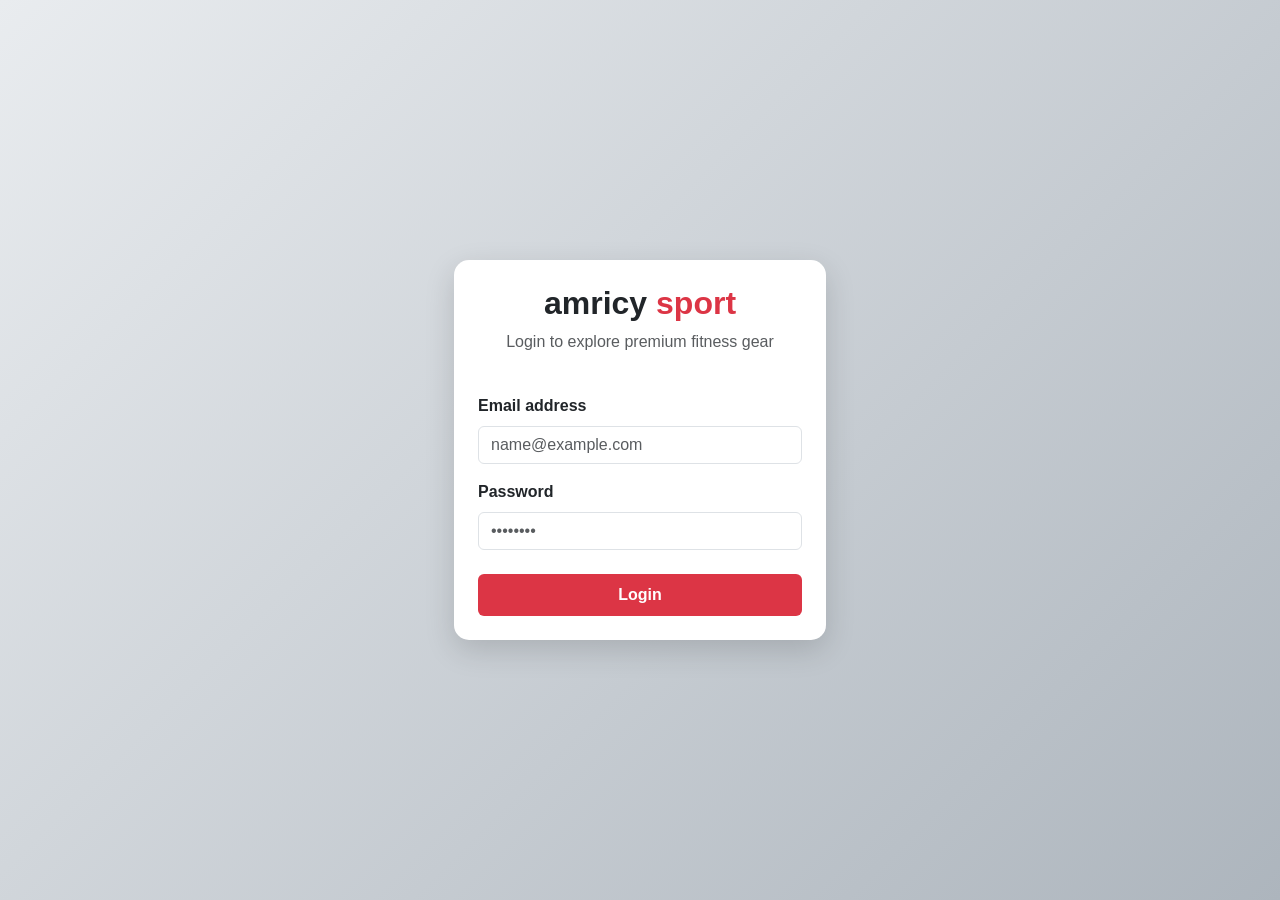
<file: index.html>
<!DOCTYPE html>
<html lang="en">
<head>
    <meta charset="UTF-8">
    <meta name="viewport" content="width=device-width, initial-scale=1.0">
    <title>amricy sport - Login</title>
    <link href="https://cdn.jsdelivr.net/npm/bootstrap@5.3.3/dist/css/bootstrap.min.css" rel="stylesheet">
    <link rel="stylesheet" href="one.css">
    
</head>
<body>

    <div class="container vh-100 d-flex align-items-center justify-content-center">
        <div class="col-md-4">
            <div class="card login-card p-4 bg-white">
                <div class="text-center mb-4">
                    <h2 class="fw-bold text-dark">amricy <span class="text-danger">sport</span></h2>
                    <p class="text-muted">Login to explore premium fitness gear</p>
                </div>
                <form id="loginForm">
                    <div class="mb-3">
                        <label class="form-label fw-semibold">Email address</label>
                        <input type="email" class="form-control" placeholder="name@example.com" required>
                    </div>
                    <div class="mb-4">
                        <label class="form-label fw-semibold">Password</label>
                        <input type="password" class="form-control" placeholder="••••••••" required>
                    </div>
                    <button type="submit" class="btn btn-brand w-100 py-2 fw-bold">Login</button>
                </form>
            </div>
        </div>
    </div>
<script src="one.js"></script>
</body>
</html>
</file>
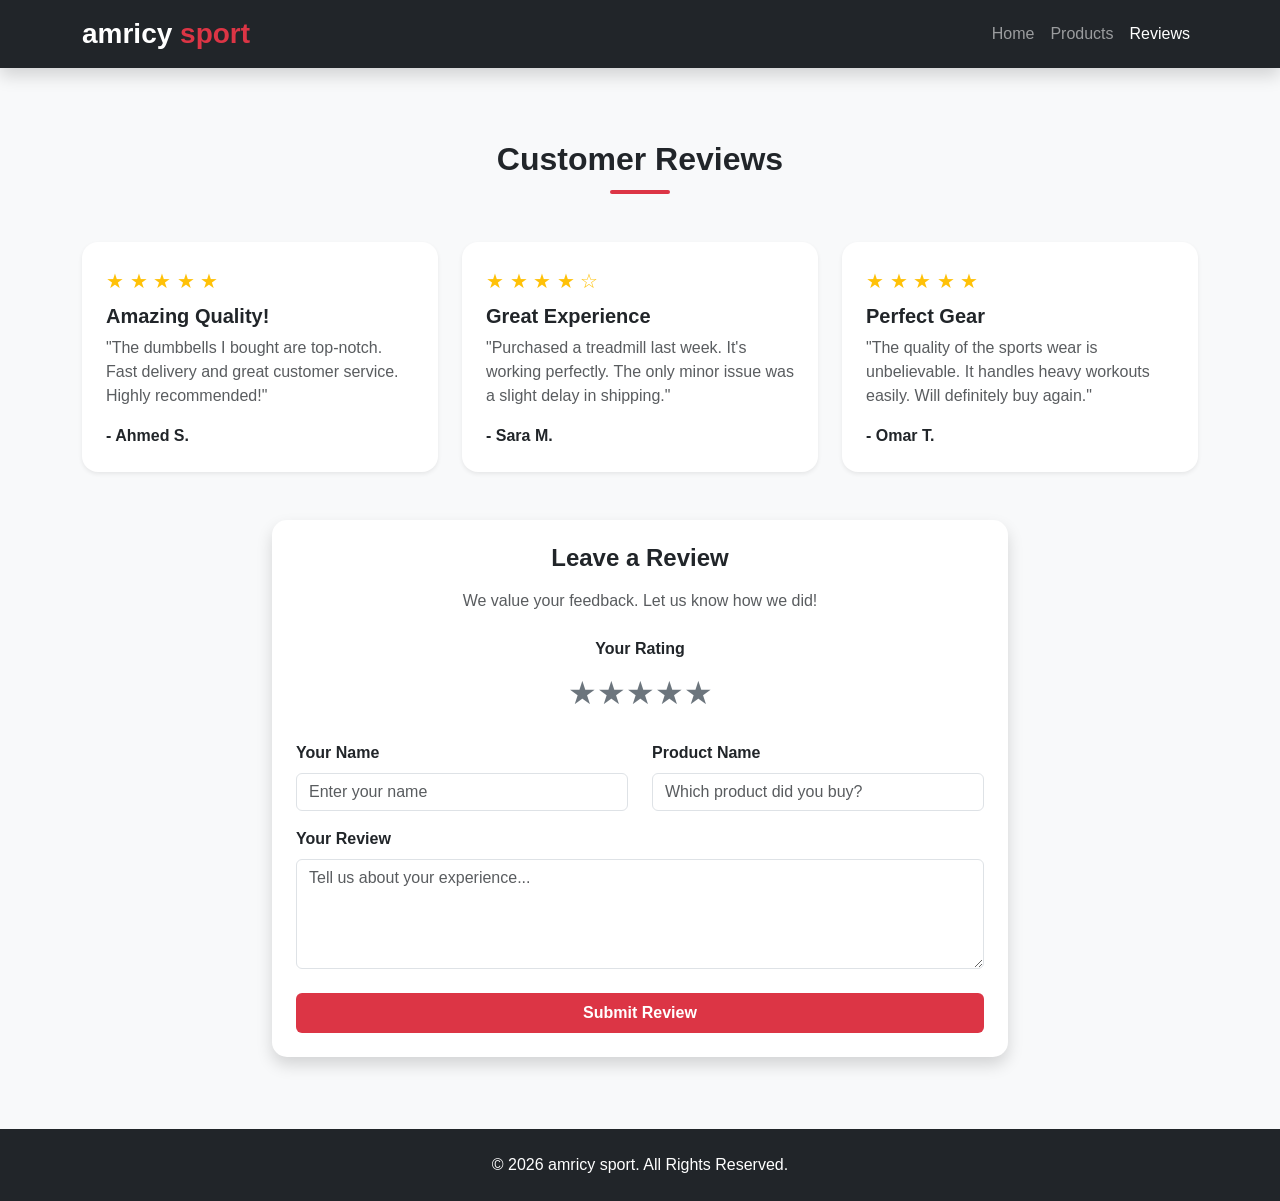
<file: five.html>
<!DOCTYPE html>
<html lang="en">
<head>
    <meta charset="UTF-8">
    <meta name="viewport" content="width=device-width, initial-scale=1.0">
    <title>amricy sport - Reviews</title>
    <link href="https://cdn.jsdelivr.net/npm/bootstrap@5.3.3/dist/css/bootstrap.min.css" rel="stylesheet">
<link rel="stylesheet" href="five.css">
</head>
<body>

    <nav class="navbar navbar-expand-lg navbar-dark bg-dark sticky-top shadow">
        <div class="container">
            <a class="navbar-brand fw-bold fs-3 text-white" href="index.html">amricy <span>sport</span></a>
            <button class="navbar-toggler" type="button" data-bs-toggle="collapse" data-bs-target="#mainNav">
                <span class="navbar-toggler-icon"></span>
            </button>
            <div class="collapse navbar-collapse" id="mainNav">
                <ul class="navbar-nav ms-auto mb-2 mb-lg-0">
                    <li class="nav-item"><a class="nav-link" href="three.html">Home</a></li>
                    <li class="nav-item"><a class="nav-link" href="three.html">Products</a></li>
                    <li class="nav-item"><a class="nav-link active" href="reviews.html">Reviews</a></li>
                </ul>
            </div>
        </div>
    </nav>

    <section id="reviewsSection" class="py-5">
        <div class="container py-4">
            <h2 class="text-center fw-bold mb-5 section-title">Customer Reviews</h2>
            
            <div class="row g-4 mb-5">
                <div class="col-md-4">
                    <div class="card h-100 shadow-sm border-0 p-4 custom-card bg-white">
                        <div class="text-warning mb-2 fs-5">
                            &#9733; &#9733; &#9733; &#9733; &#9733;
                        </div>
                        <h5 class="fw-bold mb-2">Amazing Quality!</h5>
                        <p class="card-text text-muted">"The dumbbells I bought are top-notch. Fast delivery and great customer service. Highly recommended!"</p>
                        <div class="mt-auto fw-semibold text-dark">- Ahmed S.</div>
                    </div>
                </div>
                <div class="col-md-4">
                    <div class="card h-100 shadow-sm border-0 p-4 custom-card bg-white">
                        <div class="text-warning mb-2 fs-5">
                            &#9733; &#9733; &#9733; &#9733; &#9734;
                        </div>
                        <h5 class="fw-bold mb-2">Great Experience</h5>
                        <p class="card-text text-muted">"Purchased a treadmill last week. It's working perfectly. The only minor issue was a slight delay in shipping."</p>
                        <div class="mt-auto fw-semibold text-dark">- Sara M.</div>
                    </div>
                </div>
                <div class="col-md-4">
                    <div class="card h-100 shadow-sm border-0 p-4 custom-card bg-white">
                        <div class="text-warning mb-2 fs-5">
                            &#9733; &#9733; &#9733; &#9733; &#9733;
                        </div>
                        <h5 class="fw-bold mb-2">Perfect Gear</h5>
                        <p class="card-text text-muted">"The quality of the sports wear is unbelievable. It handles heavy workouts easily. Will definitely buy again."</p>
                        <div class="mt-auto fw-semibold text-dark">- Omar T.</div>
                    </div>
                </div>
            </div>

            <div class="row justify-content-center mt-5">
                <div class="col-md-8">
                    <div class="card support-card border-0 p-4 bg-white shadow">
                        <h4 class="text-center fw-bold mb-3">Leave a Review</h4>
                        <p class="text-center text-muted mb-4">We value your feedback. Let us know how we did!</p>
                        
                        <form id="reviewForm">
                            <div class="mb-4 text-center">
                                <label class="form-label fw-semibold d-block mb-2">Your Rating</label>
                                <div class="star-rating fs-2 text-secondary">
                                    <span data-value="5">&#9733;</span>
                                    <span data-value="4">&#9733;</span>
                                    <span data-value="3">&#9733;</span>
                                    <span data-value="2">&#9733;</span>
                                    <span data-value="1">&#9733;</span>
                                </div>
                                <input type="hidden" id="ratingValue" required>
                                <div class="invalid-feedback d-block d-none" id="ratingError">Please select a rating.</div>
                            </div>
                            
                            <div class="row">
                                <div class="col-md-6 mb-3">
                                    <label class="form-label fw-semibold">Your Name</label>
                                    <input type="text" class="form-control" placeholder="Enter your name" required>
                                </div>
                                <div class="col-md-6 mb-3">
                                    <label class="form-label fw-semibold">Product Name</label>
                                    <input type="text" class="form-control" placeholder="Which product did you buy?" required>
                                </div>
                            </div>
                            
                            <div class="mb-4">
                                <label class="form-label fw-semibold">Your Review</label>
                                <textarea class="form-control" rows="4" placeholder="Tell us about your experience..." required></textarea>
                            </div>
                            
                            <button type="submit" class="btn btn-brand w-100 py-2 fw-bold">Submit Review</button>
                        </form>
                    </div>
                </div>
            </div>
        </div>
    </section>

    <footer class="bg-dark text-white text-center py-4 mt-auto">
        <p class="m-0">&copy; 2026 amricy sport. All Rights Reserved.</p>
    </footer>

    <script src="https://cdn.jsdelivr.net/npm/bootstrap@5.3.3/dist/js/bootstrap.bundle.min.js"></script>
    <script src="five.js"></script>
</body>
</html>
</file>
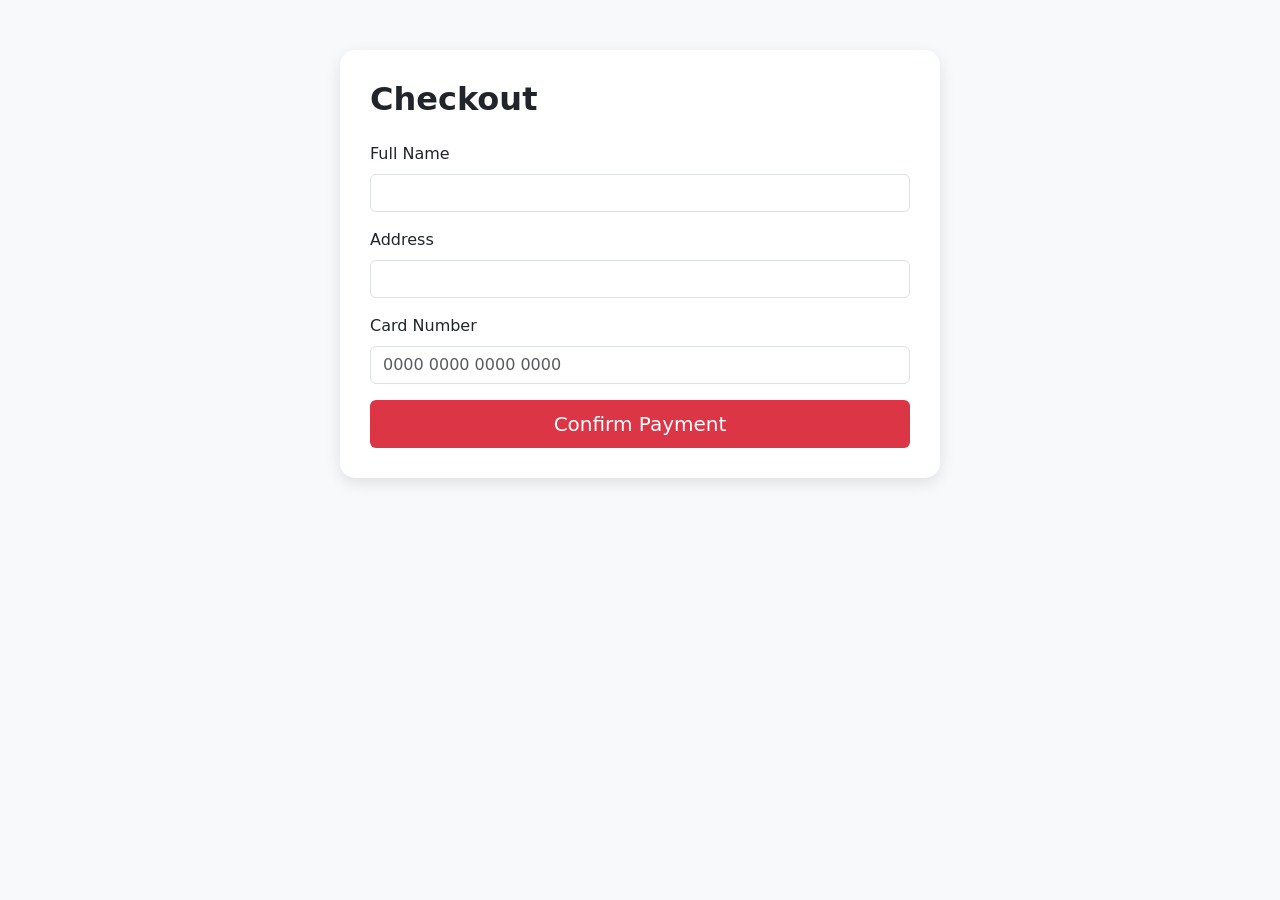
<file: four.html>
<!DOCTYPE html>
<html lang="en">
<head>
    <meta charset="UTF-8">
    <meta name="viewport" content="width=device-width, initial-scale=1.0">
    <title>Checkout - Amricy Sport</title>
    <link href="https://cdn.jsdelivr.net/npm/bootstrap@5.3.3/dist/css/bootstrap.min.css" rel="stylesheet">
    <link rel="stylesheet" href="four.css">
</head>
<body>

<div class="container">
    <div class="checkout-container">
        <h2 class="fw-bold mb-4">Checkout</h2>
        <form id="paymentForm">
            <div class="mb-3">
                <label class="form-label">Full Name</label>
                <input type="text" class="form-control" required>
            </div>
            <div class="mb-3">
                <label class="form-label">Address</label>
                <input type="text" class="form-control" required>
            </div>
            <div class="mb-3">
                <label class="form-label">Card Number</label>
                <input type="text" class="form-control" placeholder="0000 0000 0000 0000" required>
            </div>
            <button type="submit" class="btn btn-pay w-100 py-2 fs-5">Confirm Payment</button>
        </form>
    </div>
</div>

<script src="https://cdn.jsdelivr.net/npm/bootstrap@5.3.3/dist/js/bootstrap.bundle.min.js"></script>
<script src="four.js"></script>
</body>
</html>
</file>
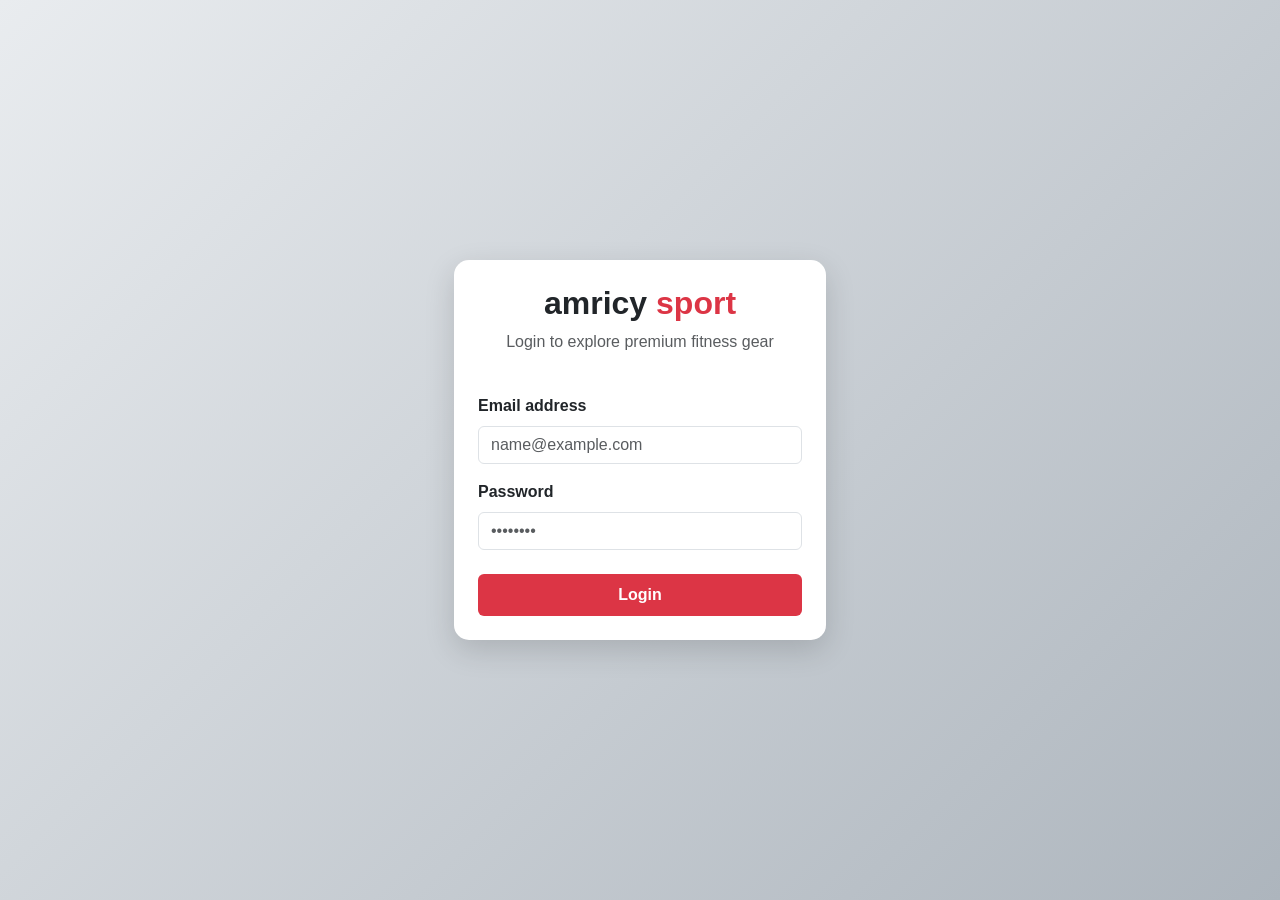
<file: one.html>
<!DOCTYPE html>
<html lang="en">
<head>
    <meta charset="UTF-8">
    <meta name="viewport" content="width=device-width, initial-scale=1.0">
    <title>amricy sport - Login</title>
    <link href="https://cdn.jsdelivr.net/npm/bootstrap@5.3.3/dist/css/bootstrap.min.css" rel="stylesheet">
    <link rel="stylesheet" href="one.css">
    
</head>
<body>

    <div class="container vh-100 d-flex align-items-center justify-content-center">
        <div class="col-md-4">
            <div class="card login-card p-4 bg-white">
                <div class="text-center mb-4">
                    <h2 class="fw-bold text-dark">amricy <span class="text-danger">sport</span></h2>
                    <p class="text-muted">Login to explore premium fitness gear</p>
                </div>
                <form id="loginForm">
                    <div class="mb-3">
                        <label class="form-label fw-semibold">Email address</label>
                        <input type="email" class="form-control" placeholder="name@example.com" required>
                    </div>
                    <div class="mb-4">
                        <label class="form-label fw-semibold">Password</label>
                        <input type="password" class="form-control" placeholder="••••••••" required>
                    </div>
                    <button type="submit" class="btn btn-brand w-100 py-2 fw-bold">Login</button>
                </form>
            </div>
        </div>
    </div>
<script src="one.js"></script>
</body>
</html>
</file>
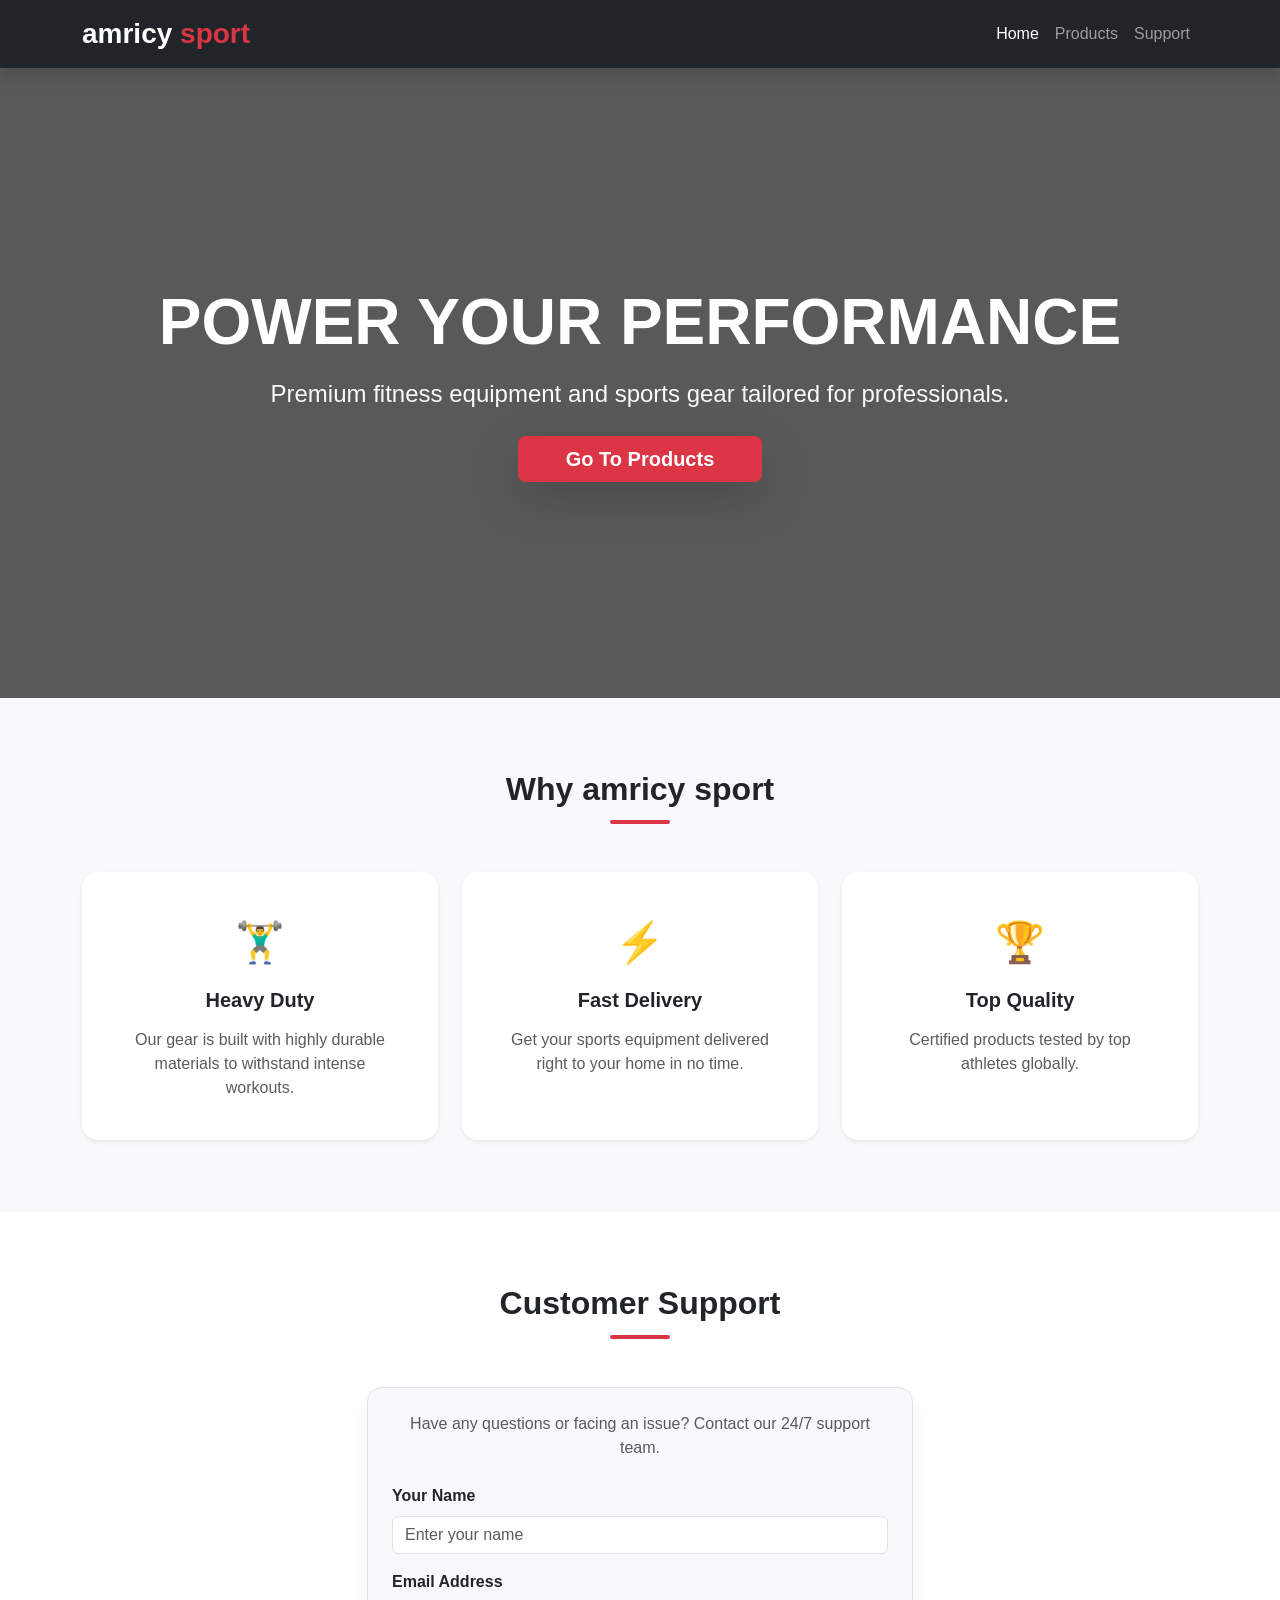
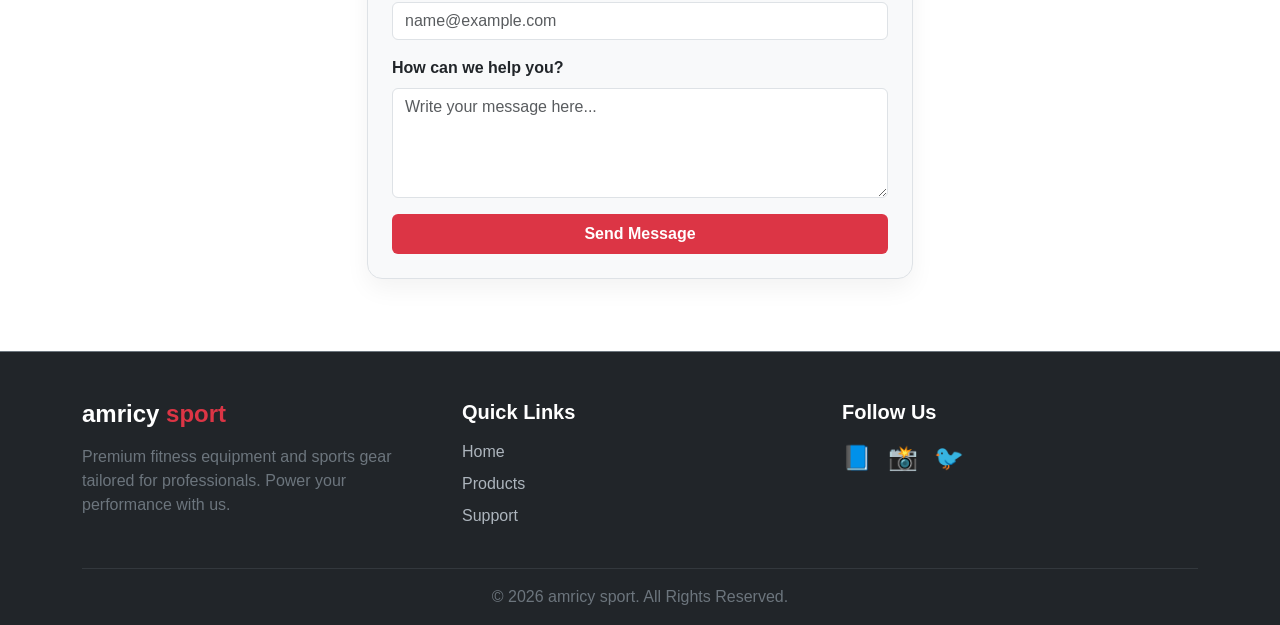
<file: two.html>
<!DOCTYPE html>
<html lang="en">
<head>
    <meta charset="UTF-8">
    <meta name="viewport" content="width=device-width, initial-scale=1.0">
    <title>amricy sport - Home</title>
    <link href="https://cdn.jsdelivr.net/npm/bootstrap@5.3.3/dist/css/bootstrap.min.css" rel="stylesheet">
    <link rel="stylesheet" href="two.css">
</head>
<body>

    <nav class="navbar navbar-expand-lg navbar-dark bg-dark sticky-top shadow">
        <div class="container">
            <a class="navbar-brand fw-bold fs-3 text-white" href="two.html">amricy <span>sport</span></a>
            <button class="navbar-toggler" type="button" data-bs-toggle="collapse" data-bs-target="#mainNav">
                <span class="navbar-toggler-icon"></span>
            </button>
            <div class="collapse navbar-collapse" id="mainNav">
                <ul class="navbar-nav ms-auto mb-2 mb-lg-0">
                    <li class="nav-item"><a class="nav-link active" href="two.html">Home</a></li>
                    <li class="nav-item"><a class="nav-link" href="three.html">Products</a></li>
                    <li class="nav-item"><a class="nav-link" href="#supportSection">Support</a></li>
                </ul>
                </div>
        </div>
    </nav>

    <header class="hero-section text-center text-white d-flex align-items-center justify-content-center">
        <div class="container fade-in-animation">
            <h1 class="display-3 fw-bold mb-3 text-uppercase">Power Your Performance</h1>
            <p class="lead mb-4 fs-4 text-light">Premium fitness equipment and sports gear tailored for professionals.</p>
            <a href="three.html" class="btn btn-brand btn-lg px-5 fw-bold shadow-lg">Go To Products</a>
        </div>
    </header>

    <section class="py-5 bg-light">
        <div class="container py-4">
            <h2 class="text-center fw-bold mb-5 section-title">Why amricy sport</h2>
            <div class="row g-4">
                <div class="col-md-4">
                    <div class="card h-100 shadow-sm border-0 text-center p-4 custom-card">
                        <div class="card-body">
                            <div class="fs-1 mb-3">🏋️‍♂️</div>
                            <h5 class="card-title fw-bold mb-3">Heavy Duty</h5>
                            <p class="card-text text-muted">Our gear is built with highly durable materials to withstand intense workouts.</p>
                        </div>
                    </div>
                </div>
                <div class="col-md-4">
                    <div class="card h-100 shadow-sm border-0 text-center p-4 custom-card">
                        <div class="card-body">
                            <div class="fs-1 mb-3">⚡</div>
                            <h5 class="card-title fw-bold mb-3">Fast Delivery</h5>
                            <p class="card-text text-muted">Get your sports equipment delivered right to your home in no time.</p>
                        </div>
                    </div>
                </div>
                <div class="col-md-4">
                    <div class="card h-100 shadow-sm border-0 text-center p-4 custom-card">
                        <div class="card-body">
                            <div class="fs-1 mb-3">🏆</div>
                            <h5 class="card-title fw-bold mb-3">Top Quality</h5>
                            <p class="card-text text-muted">Certified products tested by top athletes globally.</p>
                        </div>
                    </div>
                </div>
            </div>
        </div>
    </section>

    <section id="supportSection" class="py-5 bg-white">
        <div class="container py-4">
            <h2 class="text-center fw-bold mb-5 section-title">Customer Support</h2>
            <div class="row justify-content-center">
                <div class="col-md-6">
                    <div class="card support-card border p-4 bg-light">
                        <p class="text-center text-muted mb-4">Have any questions or facing an issue? Contact our 24/7 support team.</p>
                        <form id="supportForm">
                            <div class="mb-3">
                                <label class="form-label fw-semibold">Your Name</label>
                                <input type="text" class="form-control" placeholder="Enter your name" required>
                            </div>
                            <div class="mb-3">
                                <label class="form-label fw-semibold">Email Address</label>
                                <input type="email" class="form-control" placeholder="name@example.com" required>
                            </div>
                            <div class="mb-3">
                                <label class="form-label fw-semibold">How can we help you?</label>
                                <textarea class="form-control" rows="4" placeholder="Write your message here..." required></textarea>
                            </div>
                            <button type="submit" class="btn btn-brand w-100 py-2 fw-bold">Send Message</button>
                        </form>
                    </div>
                </div>
            </div>
        </div>
    </section>

    <footer class="bg-dark text-white pt-5 pb-3 border-top border-secondary">
        <div class="container">
            <div class="row gy-4">
                <div class="col-lg-4 col-md-6">
                    <h4 class="fw-bold mb-3">amricy <span style="color: var(--main-color);">sport</span></h4>
                    <p class="text-secondary">Premium fitness equipment and sports gear tailored for professionals. Power your performance with us.</p>
                </div>
                
                <div class="col-lg-4 col-md-6">
                    <h5 class="fw-bold mb-3">Quick Links</h5>
                    <ul class="list-unstyled">
                        <li class="mb-2"><a href="two.html" class="footer-link">Home</a></li>
                        <li class="mb-2"><a href="three.html" class="footer-link">Products</a></li>
                        <li class="mb-2"><a href="#supportSection" class="footer-link">Support</a></li>
                    </ul>
                </div>
                
                <div class="col-lg-4 col-md-12">
                    <h5 class="fw-bold mb-3">Follow Us</h5>
                    <div class="d-flex gap-3 fs-4">
                        <a href="#" class="footer-link" aria-label="Facebook">📘</a>
                        <a href="#" class="footer-link" aria-label="Instagram">📸</a>
                        <a href="#" class="footer-link" aria-label="Twitter">🐦</a>
                    </div>
                </div>
            </div>
            
            <hr class="border-secondary mt-4 mb-3">
            
            <div class="text-center text-secondary">
                <p class="m-0">&copy; 2026 amricy sport. All Rights Reserved.</p>
            </div>
        </div>
    </footer>

    <script src="https://cdn.jsdelivr.net/npm/bootstrap@5.3.3/dist/js/bootstrap.bundle.min.js"></script>
    <script src="two.js"></script>
</body>
</html>
</file>
<file: one.css>
:root {
    --main-color: #dc3545;
}
body {
    background: linear-gradient(135deg, #e9ecef 0%, #adb5bd 100%);
    font-family: 'Segoe UI', Tahoma, Geneva, Verdana, sans-serif;
}
.login-card {
    border: none;
    border-radius: 15px;
    box-shadow: 0 10px 30px rgba(0,0,0,0.15);
}
.btn-brand {
    background-color: var(--main-color);
    color: white;
    transition: 0.3s;
}
.btn-brand:hover {
    background-color: #bd2130;
    color: white;
}
</file>
<file: five.css>
:root {
            --main-color: #dc3545;
        }
        body {
            font-family: 'Segoe UI', Tahoma, Geneva, Verdana, sans-serif;
            background-color: #f8f9fa;
        }
        .navbar-brand span {
            color: var(--main-color);
        }
        .btn-brand {
            background-color: var(--main-color);
            color: white;
            border: none;
            transition: 0.3s ease;
        }
        .btn-brand:hover {
            background-color: #bd2130;
            color: white;
            transform: translateY(-2px);
        }
        .section-title::after {
            content: '';
            display: block;
            width: 60px;
            height: 4px;
            background-color: var(--main-color);
            margin: 12px auto 0;
            border-radius: 2px;
        }
        .custom-card {
            transition: transform 0.3s ease, box-shadow 0.3s ease;
            border-radius: 16px;
        }
        .custom-card:hover {
            transform: translateY(-10px);
            box-shadow: 0 15px 30px rgba(0, 0, 0, 0.1) !important;
        }
        .support-card {
            border: none;
            border-radius: 15px;
            box-shadow: 0 10px 25px rgba(0,0,0,0.05);
        }
        .text-warning {
            color: #ffc107 !important;
        }
        .star-rating span {
            cursor: pointer;
            transition: color 0.2s ease;
        }
        .star-rating {
            direction: rtl;
            display: inline-flex;
            flex-direction: row-reverse;
        }
        .star-rating span:hover,
        .star-rating span:hover ~ span,
        .star-rating span.active,
        .star-rating span.active ~ span {
            color: #ffc107;
        }
</file>
<file: four.css>
body { background-color: #f8f9fa; }
        .checkout-container { max-width: 600px; margin: 50px auto; background: white; padding: 30px; border-radius: 15px; box-shadow: 0 5px 15px rgba(0,0,0,0.1); }
        .btn-pay { background-color: #dc3545; color: white; }
        .btn-pay:hover { background-color: #bd2130; color: white; }
</file>
<file: two.css>
:root {
            --main-color: #dc3545;
        }
        body {
            font-family: 'Segoe UI', Tahoma, Geneva, Verdana, sans-serif;
            scroll-behavior: smooth;
        }
        .navbar-brand span {
            color: var(--main-color);
        }
        .hero-section {
            background: linear-gradient(rgba(0, 0, 0, 0.65), rgba(0, 0, 0, 0.65)), 
                        url('https://images.unsplash.com/photo-1517838277536-f5f99be501cd?q=80&w=1600') no-repeat center center/cover;
            height: 70vh;
            min-height: 450px;
        }
        @keyframes fadeInUp {
            from { opacity: 0; transform: translateY(40px); }
            to { opacity: 1; transform: translateY(0); }
        }
        .fade-in-animation {
            animation: fadeInUp 1.2s ease-out forwards;
        }
        .btn-brand {
            background-color: var(--main-color);
            color: white;
            border: none;
            transition: 0.3s ease;
        }
        .btn-brand:hover {
            background-color: #bd2130;
            color: white;
            transform: translateY(-2px);
        }
        .section-title::after {
            content: '';
            display: block;
            width: 60px;
            height: 4px;
            background-color: var(--main-color);
            margin: 12px auto 0;
            border-radius: 2px;
        }
        .custom-card {
            transition: transform 0.3s ease, box-shadow 0.3s ease;
            border-radius: 16px;
        }
        .custom-card:hover {
            transform: translateY(-10px);
            box-shadow: 0 15px 30px rgba(0, 0, 0, 0.1) !important;
        }
        .support-card {
            border: none;
            border-radius: 15px;
            box-shadow: 0 10px 25px rgba(0,0,0,0.05);
        }
        .footer-link {
            color: #adb5bd;
            text-decoration: none;
            transition: color 0.3s ease;
        }
        .footer-link:hover {
            color: var(--main-color);
        }
</file>
